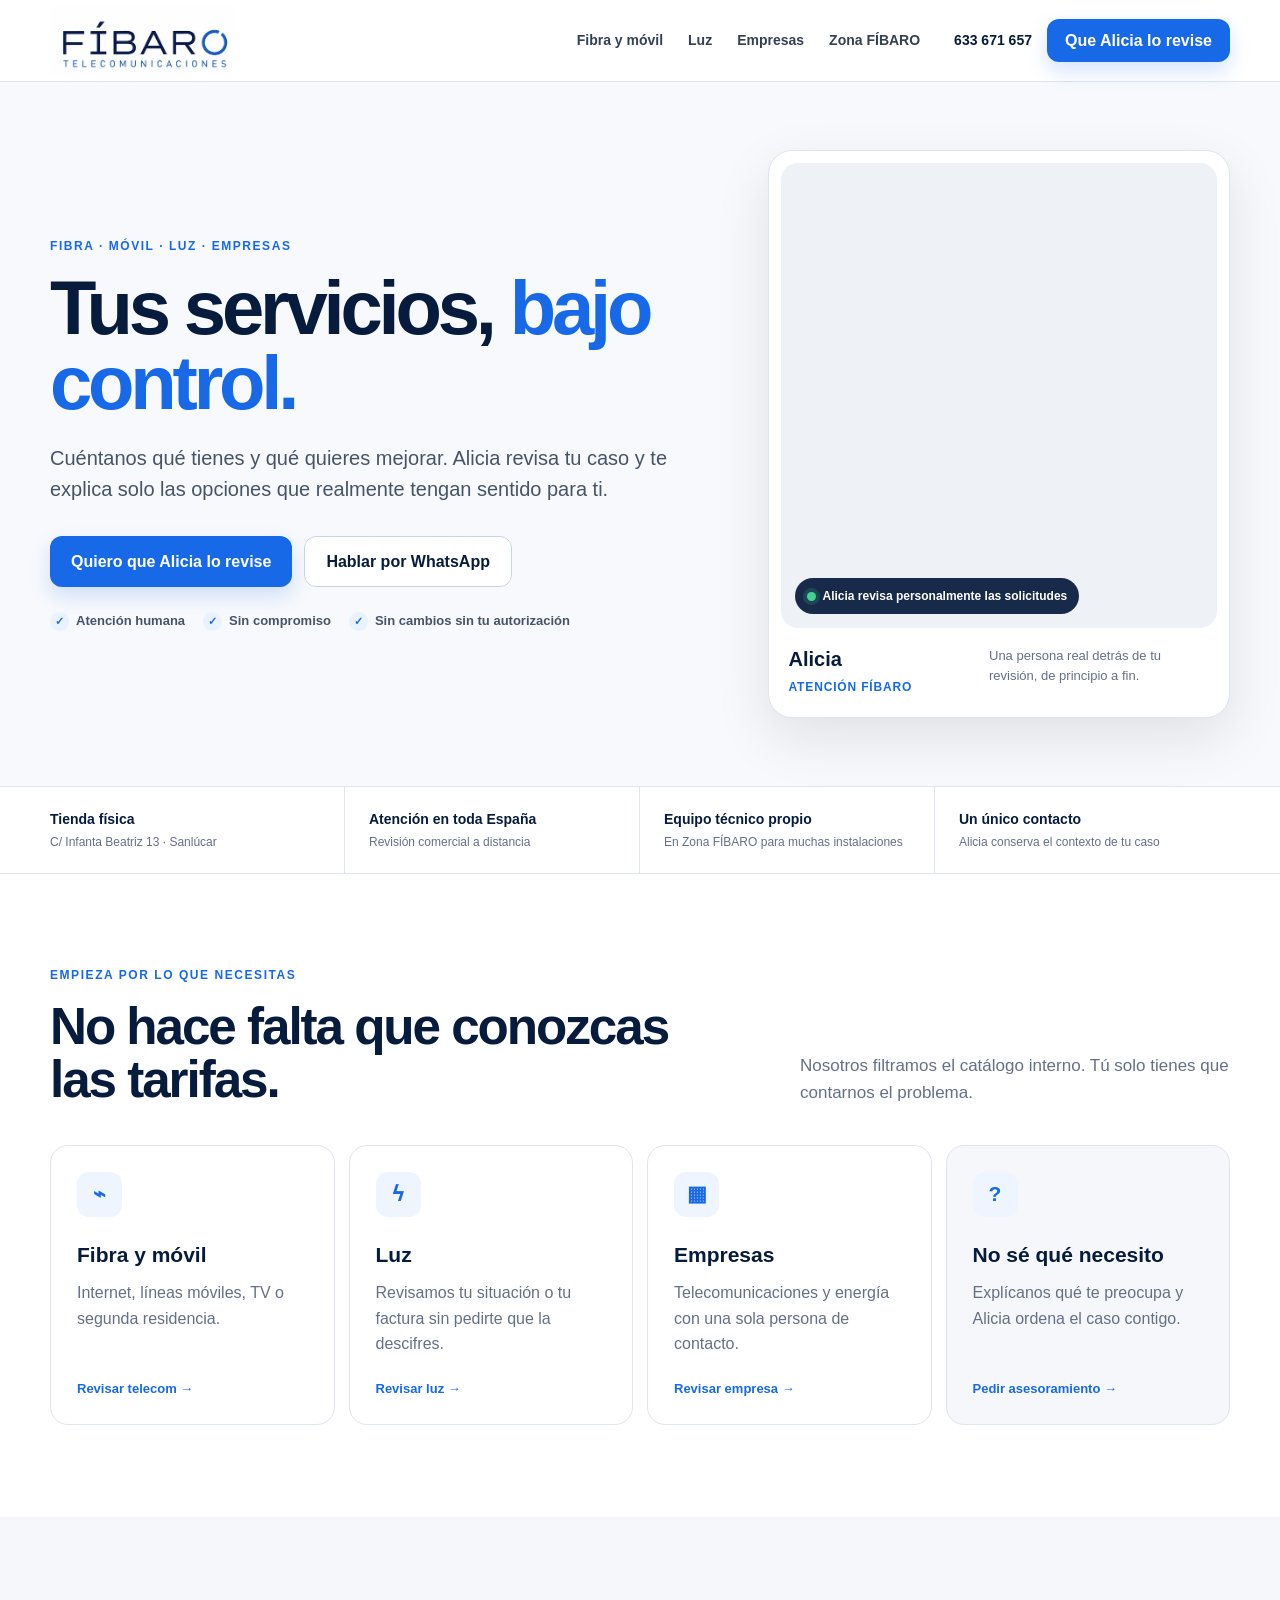
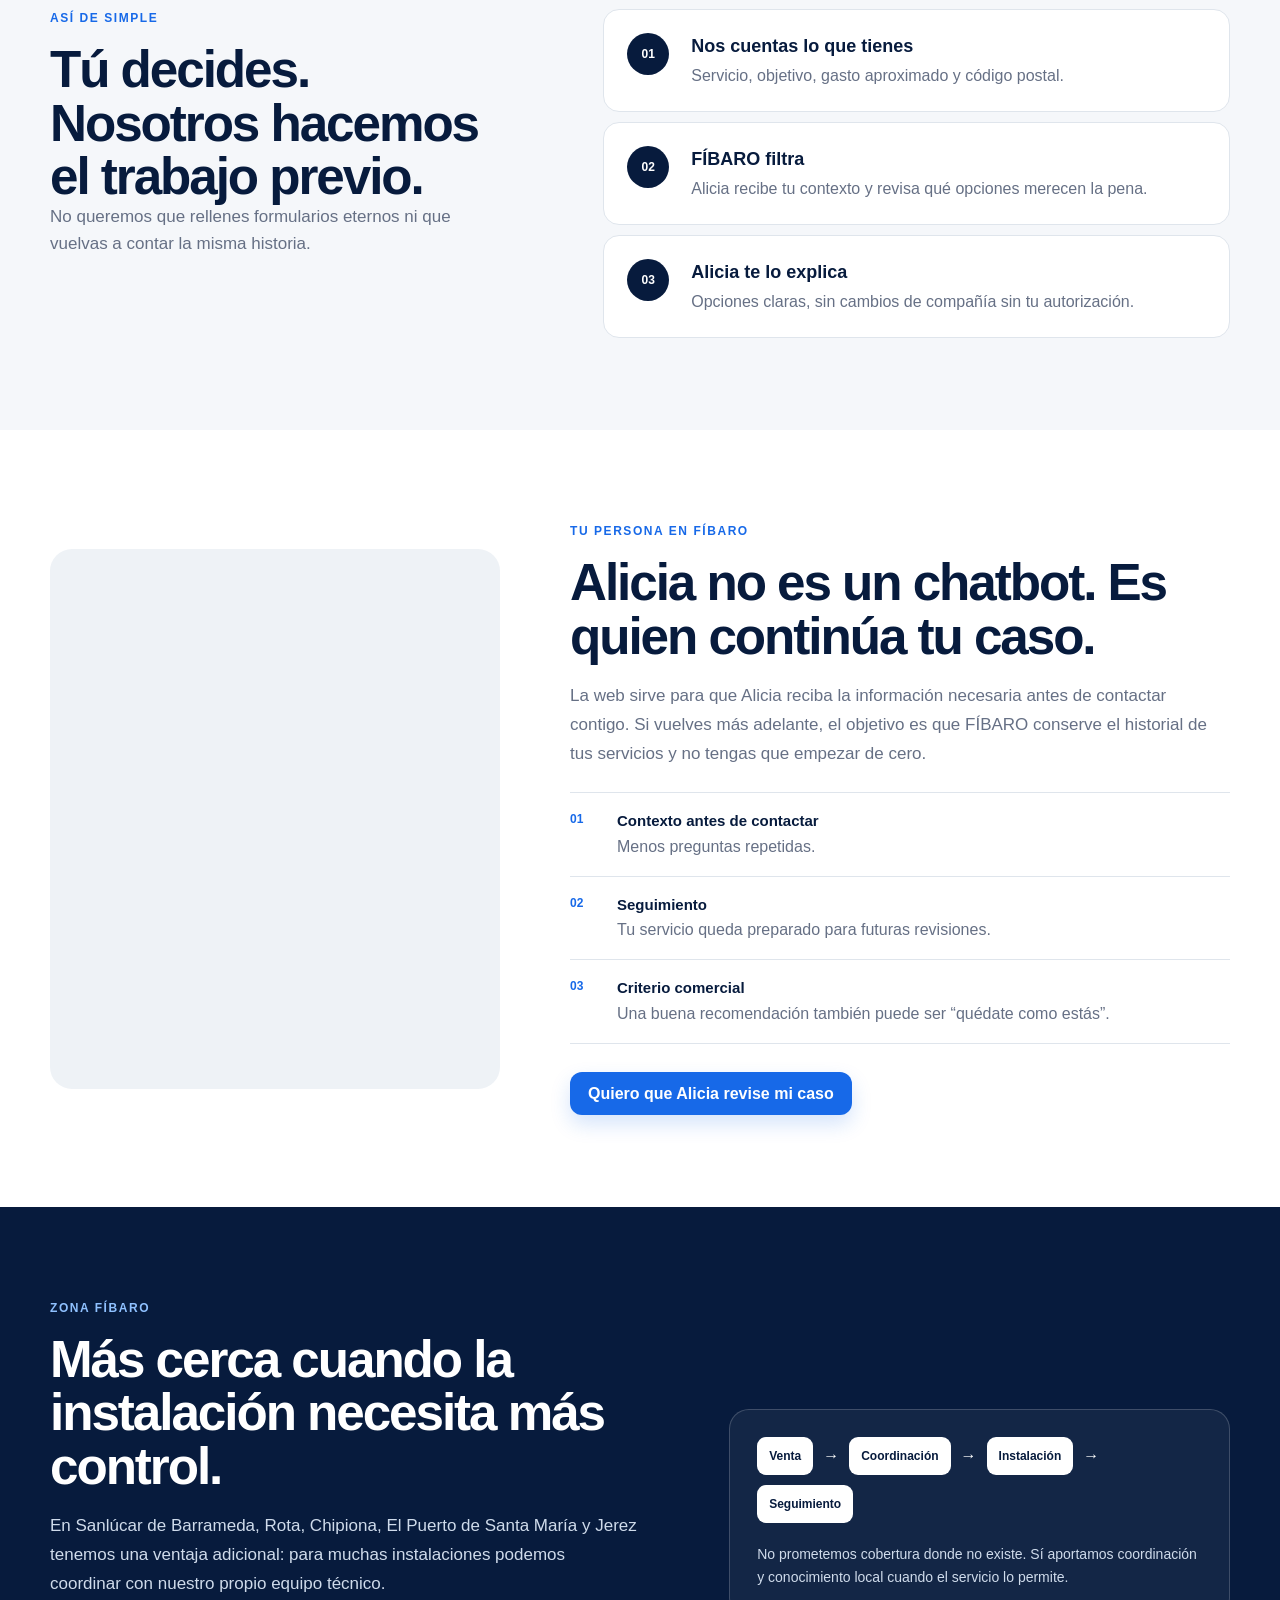
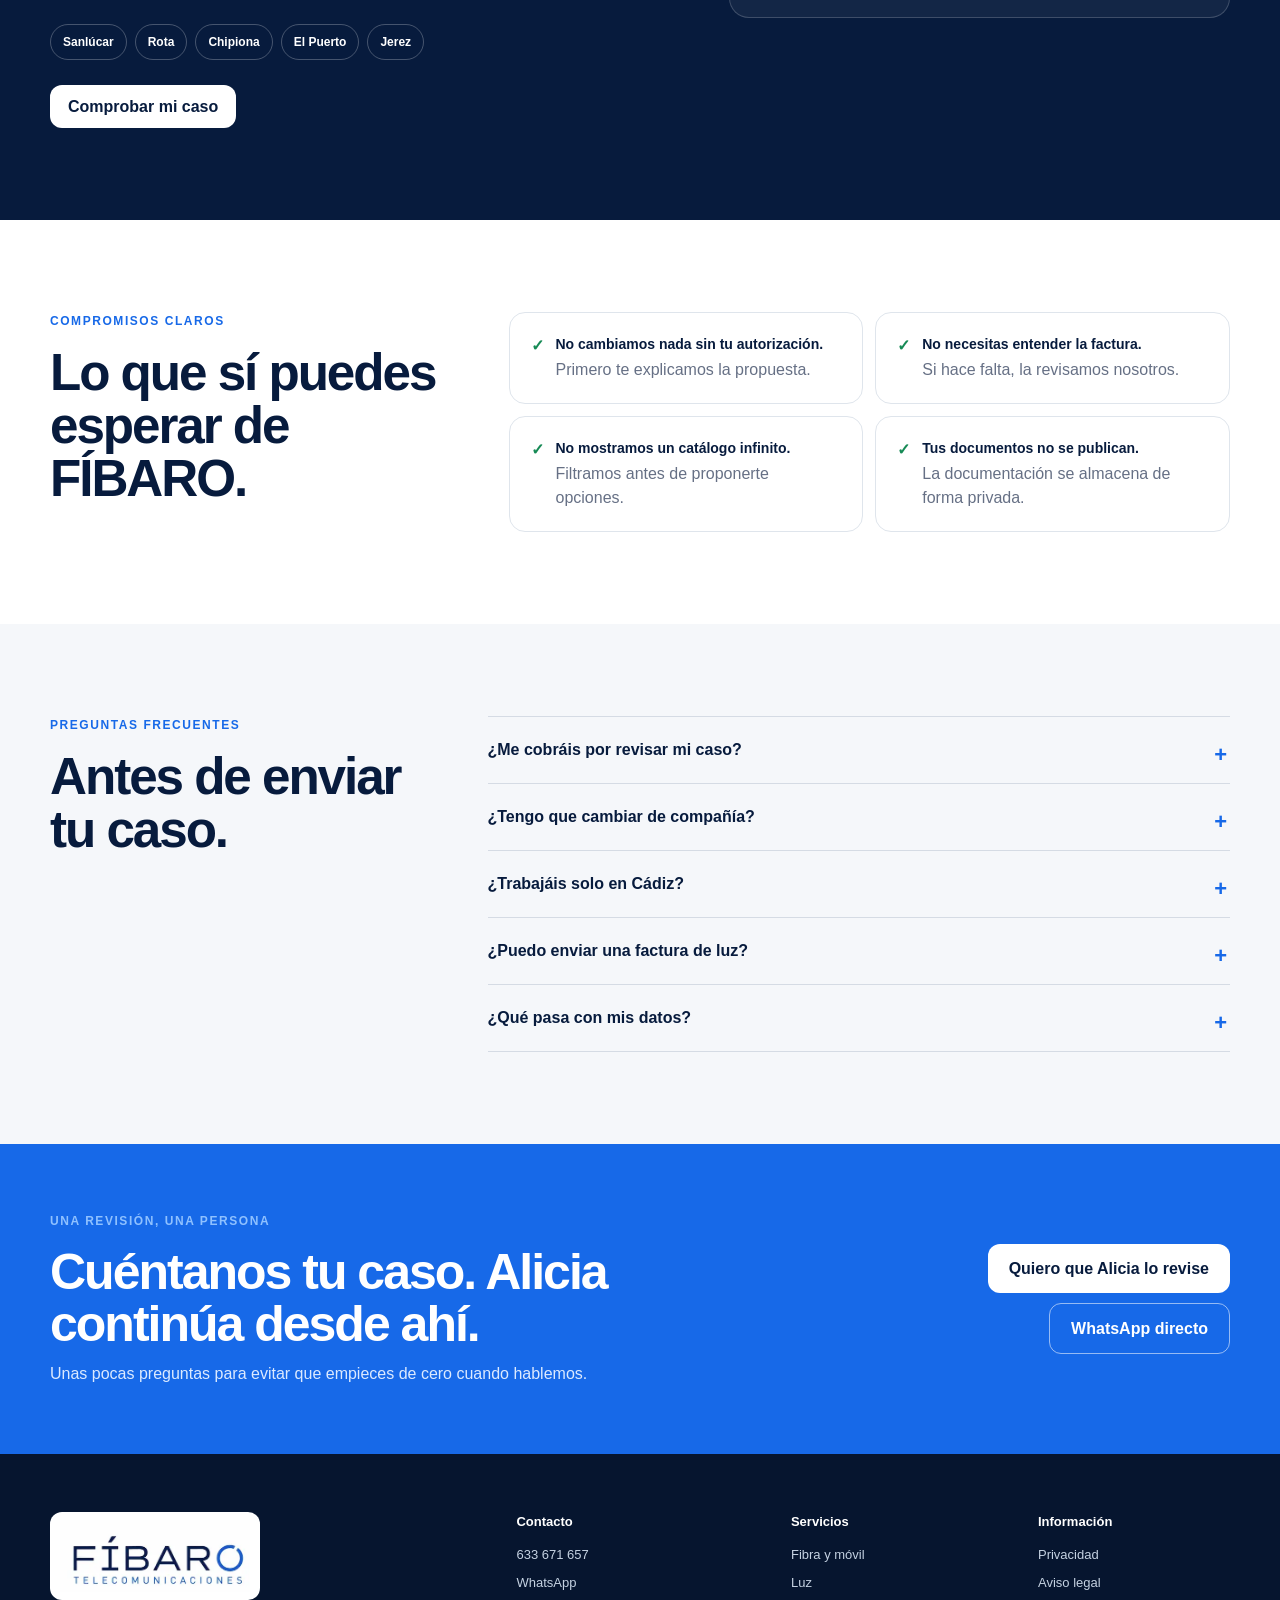
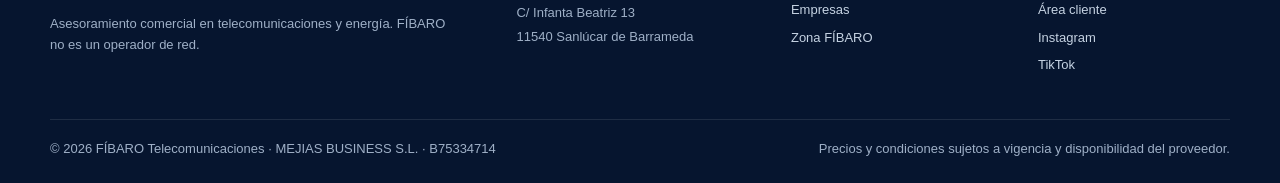
<file: index.html>
<!doctype html>
<html lang="es">
<head>
  <meta charset="utf-8">
  <meta name="viewport" content="width=device-width,initial-scale=1,viewport-fit=cover">
  <meta name="theme-color" content="#ffffff">
  <meta name="description" content="FÍBARO revisa fibra, móvil y luz contigo. Alicia es tu persona de contacto y en Zona FÍBARO contamos además con equipo técnico propio para muchas instalaciones.">
  <meta name="robots" content="index,follow,max-image-preview:large,max-snippet:-1,max-video-preview:-1">
  <meta property="og:locale" content="es_ES">
  <meta property="og:type" content="website">
  <meta property="og:title" content="FÍBARO | Tus servicios, bajo control">
  <meta property="og:description" content="Fibra, móvil, luz y empresas con atención personal. Alicia revisa tu caso y te explica solo las opciones que tengan sentido.">
  <meta property="og:url" content="https://www.fibaroteleco.com/">
  <meta property="og:site_name" content="FÍBARO Telecomunicaciones">
  <meta name="twitter:card" content="summary">
  <meta name="twitter:title" content="FÍBARO | Tus servicios, bajo control">
  <meta name="twitter:description" content="Fibra, móvil, luz y empresas con atención personal de Alicia.">
  <link rel="canonical" href="https://www.fibaroteleco.com/">
  <link rel="icon" href="data:image/svg+xml,%3Csvg xmlns='http://www.w3.org/2000/svg' viewBox='0 0 64 64'%3E%3Crect width='64' height='64' rx='14' fill='%23fff'/%3E%3Ccircle cx='32' cy='32' r='20' fill='none' stroke='%231769e8' stroke-width='8' stroke-dasharray='92 20' transform='rotate(-38 32 32)'/%3E%3C/svg%3E">
  <title>FÍBARO | Fibra, móvil y luz con atención personal</title>
  <link rel="stylesheet" href="/assets/styles.css?v=4">
  <link rel="stylesheet" href="/assets/brand.css?v=4">
  <script type="application/ld+json">
  {"@context":"https://schema.org","@type":"LocalBusiness","name":"FÍBARO Telecomunicaciones","url":"https://www.fibaroteleco.com/","telephone":"+34633671657","address":{"@type":"PostalAddress","streetAddress":"C/ Infanta Beatriz 13","postalCode":"11540","addressLocality":"Sanlúcar de Barrameda","addressRegion":"Cádiz","addressCountry":"ES"},"areaServed":{"@type":"Country","name":"España"},"sameAs":["https://instagram.com/fibaroteleco","https://www.tiktok.com/@fibaroteleco"]}
  </script>
</head>
<body>
<header class="site-header">
  <div class="container header-inner">
    <a class="brand" href="/" aria-label="FÍBARO Telecomunicaciones">
      <img data-fibaro-logo alt="FÍBARO Telecomunicaciones" width="190" height="67">
    </a>
    <nav class="desktop-nav" aria-label="Principal">
      <a href="/telecom">Fibra y móvil</a>
      <a href="/energia">Luz</a>
      <a href="/empresas">Empresas</a>
      <a href="/zona-fibaro">Zona FÍBARO</a>
    </nav>
    <div class="header-actions">
      <a class="phone-link js-call" href="tel:+34633671657">633 671 657</a>
      <button class="btn btn-primary header-cta" type="button" data-open-funnel>Que Alicia lo revise</button>
    </div>
  </div>
</header>

<main>
  <section class="hero">
    <div class="container hero-grid">
      <div class="hero-copy">
        <div class="eyebrow" id="route-eyebrow">Fibra · Móvil · Luz · Empresas</div>
        <h1 id="route-title">Tus servicios, <span>bajo control.</span></h1>
        <p class="hero-lead" id="route-subtitle">Cuéntanos qué tienes y qué quieres mejorar. Alicia revisa tu caso y te explica solo las opciones que realmente tengan sentido para ti.</p>
        <div class="hero-actions">
          <button class="btn btn-primary btn-lg" type="button" id="route-primary" data-open-funnel>Quiero que Alicia lo revise</button>
          <a class="btn btn-secondary btn-lg js-wa-direct" href="#">Hablar por WhatsApp</a>
        </div>
        <div class="trust-row" aria-label="Compromisos FÍBARO">
          <span>Atención humana</span><span>Sin compromiso</span><span>Sin cambios sin tu autorización</span>
        </div>
      </div>

      <aside class="alicia-profile" aria-label="Alicia, atención FÍBARO">
        <div class="photo-frame">
          <img data-alicia-photo alt="Alicia, atención FÍBARO" width="534" height="586" loading="eager" decoding="async" fetchpriority="high">
          <div class="online-pill"><i></i> Alicia revisa personalmente las solicitudes</div>
        </div>
        <div class="profile-caption">
          <div><strong>Alicia</strong><span>Atención FÍBARO</span></div>
          <p>Una persona real detrás de tu revisión, de principio a fin.</p>
        </div>
      </aside>
    </div>
  </section>

  <section class="fact-strip" aria-label="Datos de confianza">
    <div class="container fact-grid">
      <div><strong>Tienda física</strong><span>C/ Infanta Beatriz 13 · Sanlúcar</span></div>
      <div><strong>Atención en toda España</strong><span>Revisión comercial a distancia</span></div>
      <div><strong>Equipo técnico propio</strong><span>En Zona FÍBARO para muchas instalaciones</span></div>
      <div><strong>Un único contacto</strong><span>Alicia conserva el contexto de tu caso</span></div>
    </div>
  </section>

  <section class="section services" id="servicios">
    <div class="container">
      <div class="section-head compact">
        <div><span class="kicker">Empieza por lo que necesitas</span><h2>No hace falta que conozcas las tarifas.</h2></div>
        <p>Nosotros filtramos el catálogo interno. Tú solo tienes que contarnos el problema.</p>
      </div>
      <div class="service-grid">
        <button class="service-card" type="button" data-service="telecom">
          <span class="service-icon" aria-hidden="true">⌁</span><h3>Fibra y móvil</h3><p>Internet, líneas móviles, TV o segunda residencia.</p><b>Revisar telecom →</b>
        </button>
        <button class="service-card" type="button" data-service="luz">
          <span class="service-icon" aria-hidden="true">ϟ</span><h3>Luz</h3><p>Revisamos tu situación o tu factura sin pedirte que la descifres.</p><b>Revisar luz →</b>
        </button>
        <button class="service-card" type="button" data-service="empresa">
          <span class="service-icon" aria-hidden="true">▦</span><h3>Empresas</h3><p>Telecomunicaciones y energía con una sola persona de contacto.</p><b>Revisar empresa →</b>
        </button>
        <button class="service-card quiet" type="button" data-service="ayuda">
          <span class="service-icon" aria-hidden="true">?</span><h3>No sé qué necesito</h3><p>Explícanos qué te preocupa y Alicia ordena el caso contigo.</p><b>Pedir asesoramiento →</b>
        </button>
      </div>
    </div>
  </section>

  <section class="section process-section">
    <div class="container two-column">
      <div class="section-head stacked"><span class="kicker">Así de simple</span><h2>Tú decides. Nosotros hacemos el trabajo previo.</h2><p>No queremos que rellenes formularios eternos ni que vuelvas a contar la misma historia.</p></div>
      <div class="process-list">
        <article><span>01</span><div><h3>Nos cuentas lo que tienes</h3><p>Servicio, objetivo, gasto aproximado y código postal.</p></div></article>
        <article><span>02</span><div><h3>FÍBARO filtra</h3><p>Alicia recibe tu contexto y revisa qué opciones merecen la pena.</p></div></article>
        <article><span>03</span><div><h3>Alicia te lo explica</h3><p>Opciones claras, sin cambios de compañía sin tu autorización.</p></div></article>
      </div>
    </div>
  </section>

  <section class="section alicia-section">
    <div class="container alicia-story">
      <div class="alicia-story-photo"><img data-alicia-photo alt="Alicia, atención comercial FÍBARO" loading="lazy" decoding="async"></div>
      <div class="alicia-story-copy">
        <span class="kicker">Tu persona en FÍBARO</span>
        <h2>Alicia no es un chatbot. Es quien continúa tu caso.</h2>
        <p>La web sirve para que Alicia reciba la información necesaria antes de contactar contigo. Si vuelves más adelante, el objetivo es que FÍBARO conserve el historial de tus servicios y no tengas que empezar de cero.</p>
        <div class="promise-list">
          <div><b>01</b><span><strong>Contexto antes de contactar</strong>Menos preguntas repetidas.</span></div>
          <div><b>02</b><span><strong>Seguimiento</strong>Tu servicio queda preparado para futuras revisiones.</span></div>
          <div><b>03</b><span><strong>Criterio comercial</strong>Una buena recomendación también puede ser “quédate como estás”.</span></div>
        </div>
        <button class="btn btn-primary" type="button" data-open-funnel>Quiero que Alicia revise mi caso</button>
      </div>
    </div>
  </section>

  <section class="section zone-section">
    <div class="container zone-grid">
      <div>
        <span class="kicker light">Zona FÍBARO</span>
        <h2>Más cerca cuando la instalación necesita más control.</h2>
        <p>En Sanlúcar de Barrameda, Rota, Chipiona, El Puerto de Santa María y Jerez tenemos una ventaja adicional: para muchas instalaciones podemos coordinar con nuestro propio equipo técnico.</p>
        <div class="city-list"><span>Sanlúcar</span><span>Rota</span><span>Chipiona</span><span>El Puerto</span><span>Jerez</span></div>
        <button class="btn btn-white" type="button" data-open-funnel>Comprobar mi caso</button>
      </div>
      <div class="zone-proof">
        <div><span>Venta</span><b>→</b><span>Coordinación</span><b>→</b><span>Instalación</span><b>→</b><span>Seguimiento</span></div>
        <p>No prometemos cobertura donde no existe. Sí aportamos coordinación y conocimiento local cuando el servicio lo permite.</p>
      </div>
    </div>
  </section>

  <section class="section reassurance">
    <div class="container reassurance-grid">
      <div class="section-head stacked"><span class="kicker">Compromisos claros</span><h2>Lo que sí puedes esperar de FÍBARO.</h2></div>
      <div class="check-grid">
        <div>✓ <span><strong>No cambiamos nada sin tu autorización.</strong> Primero te explicamos la propuesta.</span></div>
        <div>✓ <span><strong>No necesitas entender la factura.</strong> Si hace falta, la revisamos nosotros.</span></div>
        <div>✓ <span><strong>No mostramos un catálogo infinito.</strong> Filtramos antes de proponerte opciones.</span></div>
        <div>✓ <span><strong>Tus documentos no se publican.</strong> La documentación se almacena de forma privada.</span></div>
      </div>
    </div>
  </section>

  <section class="section faq-section">
    <div class="container faq-grid">
      <div class="section-head stacked"><span class="kicker">Preguntas frecuentes</span><h2>Antes de enviar tu caso.</h2></div>
      <div class="faq-list">
        <details><summary>¿Me cobráis por revisar mi caso?</summary><p>No por la revisión comercial inicial. Si algún servicio adicional tuviera coste, se explicaría antes de contratarlo.</p></details>
        <details><summary>¿Tengo que cambiar de compañía?</summary><p>No. Te mostramos opciones cuando tienen sentido y tú decides. No se realizan cambios sin autorización.</p></details>
        <details><summary>¿Trabajáis solo en Cádiz?</summary><p>No. Atendemos comercialmente en toda España. En Zona FÍBARO tenemos además la ventaja de nuestro equipo técnico propio para muchas instalaciones.</p></details>
        <details><summary>¿Puedo enviar una factura de luz?</summary><p>Sí. En el formulario de luz puedes adjuntarla de forma opcional. Si no la tienes en ese momento, puedes enviarla después por WhatsApp.</p></details>
        <details><summary>¿Qué pasa con mis datos?</summary><p>Se utilizan para atender y hacer seguimiento de tu solicitud. Puedes consultar el detalle en nuestra política de privacidad.</p></details>
      </div>
    </div>
  </section>

  <section class="final-cta">
    <div class="container final-grid">
      <div><span class="kicker light">Una revisión, una persona</span><h2>Cuéntanos tu caso. Alicia continúa desde ahí.</h2><p>Unas pocas preguntas para evitar que empieces de cero cuando hablemos.</p></div>
      <div class="final-actions"><button class="btn btn-white btn-lg" type="button" data-open-funnel>Quiero que Alicia lo revise</button><a class="btn btn-outline-white btn-lg js-wa-direct" href="#">WhatsApp directo</a></div>
    </div>
  </section>
</main>

<footer class="footer">
  <div class="container footer-grid">
    <div class="footer-brand"><span class="footer-logo-box"><img data-fibaro-logo alt="FÍBARO Telecomunicaciones"></span><p>Asesoramiento comercial en telecomunicaciones y energía. FÍBARO no es un operador de red.</p></div>
    <div><strong>Contacto</strong><a href="tel:+34633671657" class="js-call">633 671 657</a><a class="js-wa-direct" href="#">WhatsApp</a><span>C/ Infanta Beatriz 13<br>11540 Sanlúcar de Barrameda</span></div>
    <div><strong>Servicios</strong><a href="/telecom">Fibra y móvil</a><a href="/energia">Luz</a><a href="/empresas">Empresas</a><a href="/zona-fibaro">Zona FÍBARO</a></div>
    <div><strong>Información</strong><a href="/privacidad">Privacidad</a><a href="/aviso-legal">Aviso legal</a><a href="/area-cliente">Área cliente</a><a class="js-instagram" href="#">Instagram</a><a class="js-tiktok" href="#">TikTok</a></div>
  </div>
  <div class="container footer-bottom"><span>© 2026 FÍBARO Telecomunicaciones · MEJIAS BUSINESS S.L. · B75334714</span><span>Precios y condiciones sujetos a vigencia y disponibilidad del proveedor.</span></div>
</footer>

<div class="mobile-bar"><a class="mobile-wa js-wa-direct" href="#">WhatsApp</a><button class="mobile-main" type="button" data-open-funnel>Que Alicia lo revise</button></div>

<div class="modal" id="funnel-modal" aria-hidden="true">
  <div class="modal-backdrop" data-close-funnel></div>
  <section class="funnel" role="dialog" aria-modal="true" aria-labelledby="funnel-title">
    <div class="funnel-top"><div class="funnel-logo"><img data-fibaro-logo alt="FÍBARO"><small id="step-label">Paso 1</small></div><button class="modal-close" type="button" data-close-funnel aria-label="Cerrar">×</button></div>
    <div class="progress"><span id="progress-bar"></span></div>
    <div id="funnel-stage" class="funnel-stage"></div>
    <div class="funnel-foot"><span>Sin compromiso</span><span>·</span><span>Sin cambios sin tu autorización</span></div>
  </section>
</div>

<script src="/config.js?v=4"></script>
<script src="/assets/alicia-data-1.js?v=4"></script>
<script src="/assets/logo-data.js?v=4"></script>
<script src="/assets/brand-init.js?v=4"></script>
<script src="/assets/app.js?v=4" defer></script>
</body>
</html>
</file>
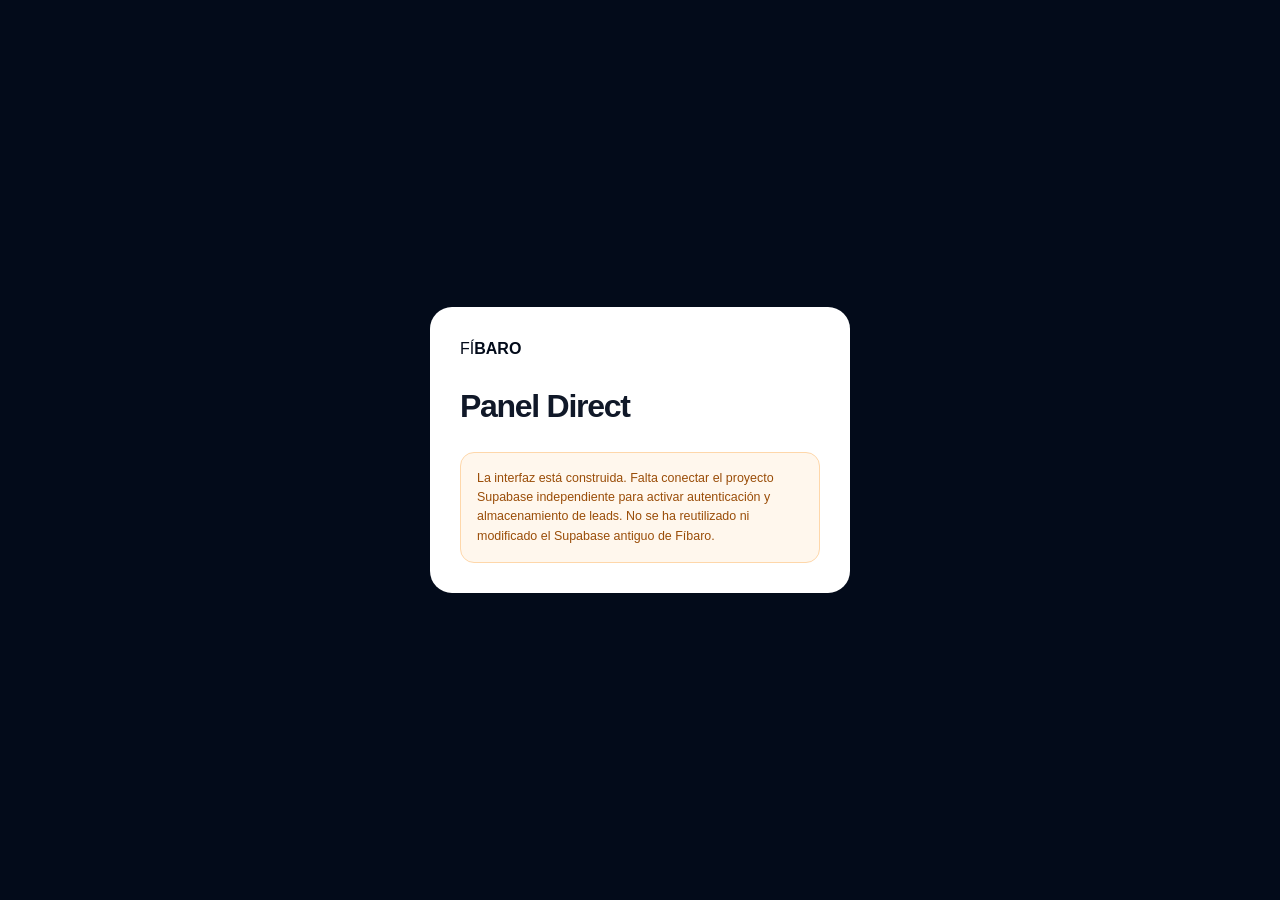
<file: admin/index.html>
<!doctype html><html lang="es"><head><meta charset="utf-8"><meta name="viewport" content="width=device-width,initial-scale=1"><meta name="robots" content="noindex,nofollow"><title>FÍBARO | Panel Direct</title><link rel="stylesheet" href="/assets/styles.css"><link rel="stylesheet" href="/admin/admin.css"></head><body class="admin-body"><div id="admin-app"></div><script src="/config.js"></script><script src="/admin/admin.js"></script></body></html>
</file>
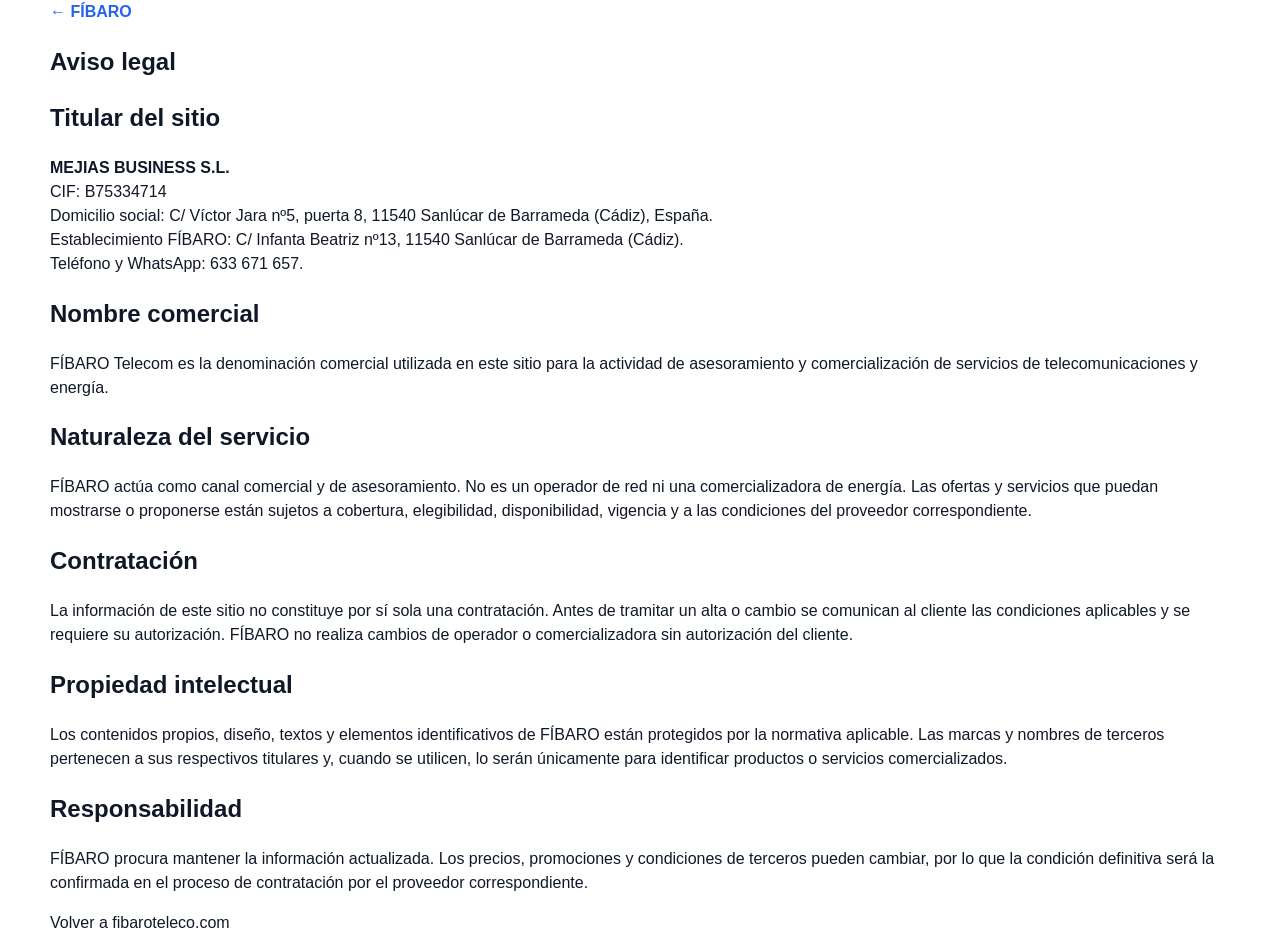
<file: aviso-legal.html>
<!doctype html><html lang="es"><head><meta charset="utf-8"><meta name="viewport" content="width=device-width,initial-scale=1"><meta name="robots" content="index,follow"><link rel="canonical" href="https://www.fibaroteleco.com/aviso-legal"><title>Aviso legal | FÍBARO Telecom</title><link rel="stylesheet" href="/assets/styles.css?v=4"><link rel="stylesheet" href="/assets/brand.css?v=4"></head><body><main class="static-page"><div class="container"><article class="static-card"><a href="/" style="text-decoration:none;font-weight:800;color:#2563EB">← FÍBARO</a><h1>Aviso legal</h1><h2>Titular del sitio</h2><p><strong>MEJIAS BUSINESS S.L.</strong><br>CIF: B75334714<br>Domicilio social: C/ Víctor Jara nº5, puerta 8, 11540 Sanlúcar de Barrameda (Cádiz), España.<br>Establecimiento FÍBARO: C/ Infanta Beatriz nº13, 11540 Sanlúcar de Barrameda (Cádiz).<br>Teléfono y WhatsApp: 633 671 657.</p><h2>Nombre comercial</h2><p>FÍBARO Telecom es la denominación comercial utilizada en este sitio para la actividad de asesoramiento y comercialización de servicios de telecomunicaciones y energía.</p><h2>Naturaleza del servicio</h2><p>FÍBARO actúa como canal comercial y de asesoramiento. No es un operador de red ni una comercializadora de energía. Las ofertas y servicios que puedan mostrarse o proponerse están sujetos a cobertura, elegibilidad, disponibilidad, vigencia y a las condiciones del proveedor correspondiente.</p><h2>Contratación</h2><p>La información de este sitio no constituye por sí sola una contratación. Antes de tramitar un alta o cambio se comunican al cliente las condiciones aplicables y se requiere su autorización. FÍBARO no realiza cambios de operador o comercializadora sin autorización del cliente.</p><h2>Propiedad intelectual</h2><p>Los contenidos propios, diseño, textos y elementos identificativos de FÍBARO están protegidos por la normativa aplicable. Las marcas y nombres de terceros pertenecen a sus respectivos titulares y, cuando se utilicen, lo serán únicamente para identificar productos o servicios comercializados.</p><h2>Responsabilidad</h2><p>FÍBARO procura mantener la información actualizada. Los precios, promociones y condiciones de terceros pueden cambiar, por lo que la condición definitiva será la confirmada en el proceso de contratación por el proveedor correspondiente.</p><p><a href="/">Volver a fibaroteleco.com</a></p></article></div></main></body></html>
</file>
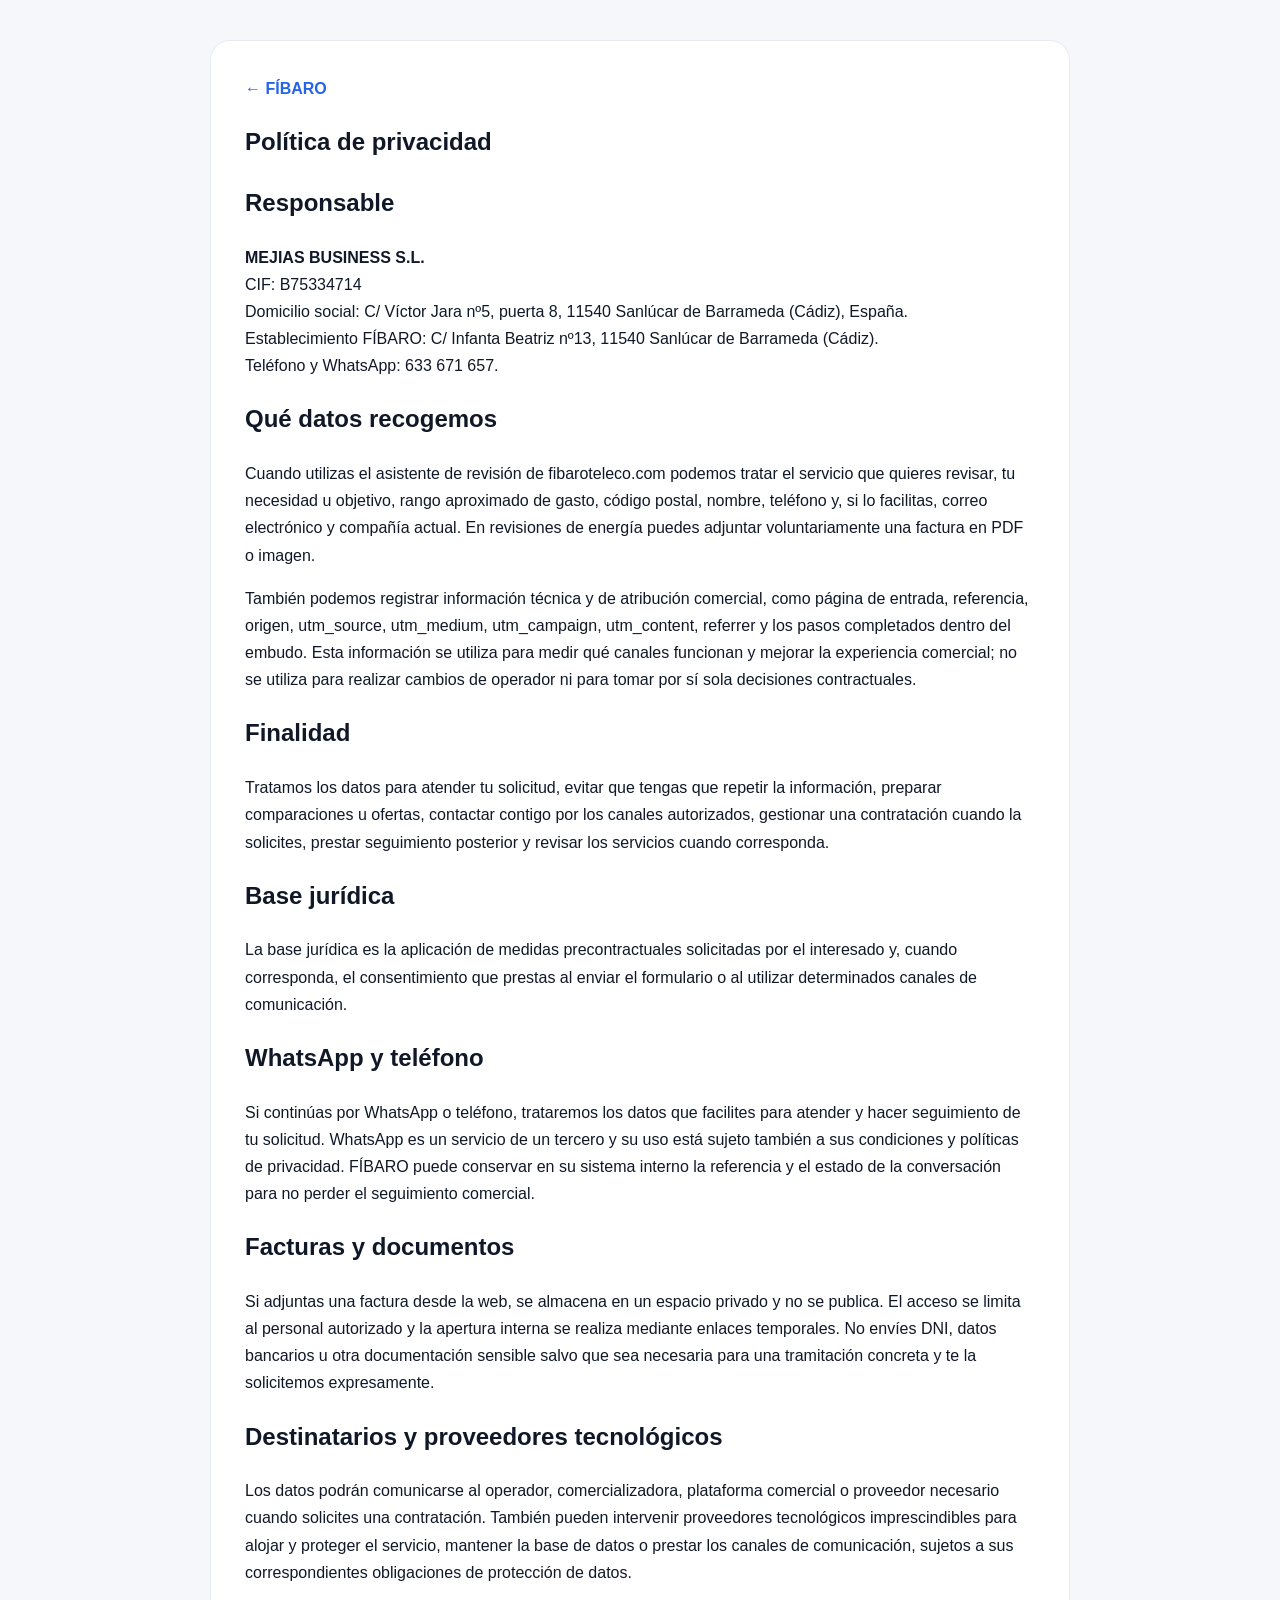
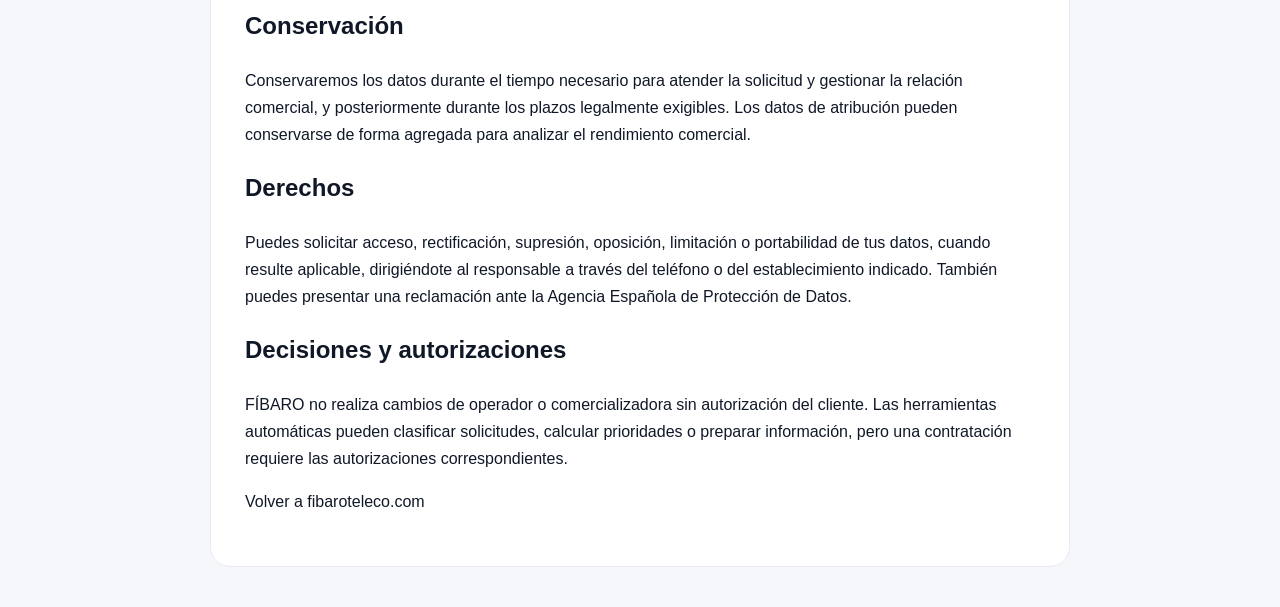
<file: privacidad.html>
<!doctype html><html lang="es"><head><meta charset="utf-8"><meta name="viewport" content="width=device-width,initial-scale=1"><meta name="robots" content="index,follow"><link rel="canonical" href="https://www.fibaroteleco.com/privacidad"><title>Privacidad | FÍBARO Telecom</title><link rel="stylesheet" href="/assets/styles.css?v=4"><link rel="stylesheet" href="/assets/brand.css?v=4"></head><body><main style="min-height:100vh;background:#f5f7fb;padding:40px 0"><div class="container"><article style="max-width:860px;margin:auto;background:#fff;border:1px solid #e7eaf0;border-radius:20px;padding:34px;line-height:1.7"><a href="/" style="text-decoration:none;font-weight:800;color:#2563EB">← FÍBARO</a><h1>Política de privacidad</h1><h2>Responsable</h2><p><strong>MEJIAS BUSINESS S.L.</strong><br>CIF: B75334714<br>Domicilio social: C/ Víctor Jara nº5, puerta 8, 11540 Sanlúcar de Barrameda (Cádiz), España.<br>Establecimiento FÍBARO: C/ Infanta Beatriz nº13, 11540 Sanlúcar de Barrameda (Cádiz).<br>Teléfono y WhatsApp: 633 671 657.</p><h2>Qué datos recogemos</h2><p>Cuando utilizas el asistente de revisión de fibaroteleco.com podemos tratar el servicio que quieres revisar, tu necesidad u objetivo, rango aproximado de gasto, código postal, nombre, teléfono y, si lo facilitas, correo electrónico y compañía actual. En revisiones de energía puedes adjuntar voluntariamente una factura en PDF o imagen.</p><p>También podemos registrar información técnica y de atribución comercial, como página de entrada, referencia, origen, utm_source, utm_medium, utm_campaign, utm_content, referrer y los pasos completados dentro del embudo. Esta información se utiliza para medir qué canales funcionan y mejorar la experiencia comercial; no se utiliza para realizar cambios de operador ni para tomar por sí sola decisiones contractuales.</p><h2>Finalidad</h2><p>Tratamos los datos para atender tu solicitud, evitar que tengas que repetir la información, preparar comparaciones u ofertas, contactar contigo por los canales autorizados, gestionar una contratación cuando la solicites, prestar seguimiento posterior y revisar los servicios cuando corresponda.</p><h2>Base jurídica</h2><p>La base jurídica es la aplicación de medidas precontractuales solicitadas por el interesado y, cuando corresponda, el consentimiento que prestas al enviar el formulario o al utilizar determinados canales de comunicación.</p><h2>WhatsApp y teléfono</h2><p>Si continúas por WhatsApp o teléfono, trataremos los datos que facilites para atender y hacer seguimiento de tu solicitud. WhatsApp es un servicio de un tercero y su uso está sujeto también a sus condiciones y políticas de privacidad. FÍBARO puede conservar en su sistema interno la referencia y el estado de la conversación para no perder el seguimiento comercial.</p><h2>Facturas y documentos</h2><p>Si adjuntas una factura desde la web, se almacena en un espacio privado y no se publica. El acceso se limita al personal autorizado y la apertura interna se realiza mediante enlaces temporales. No envíes DNI, datos bancarios u otra documentación sensible salvo que sea necesaria para una tramitación concreta y te la solicitemos expresamente.</p><h2>Destinatarios y proveedores tecnológicos</h2><p>Los datos podrán comunicarse al operador, comercializadora, plataforma comercial o proveedor necesario cuando solicites una contratación. También pueden intervenir proveedores tecnológicos imprescindibles para alojar y proteger el servicio, mantener la base de datos o prestar los canales de comunicación, sujetos a sus correspondientes obligaciones de protección de datos.</p><h2>Conservación</h2><p>Conservaremos los datos durante el tiempo necesario para atender la solicitud y gestionar la relación comercial, y posteriormente durante los plazos legalmente exigibles. Los datos de atribución pueden conservarse de forma agregada para analizar el rendimiento comercial.</p><h2>Derechos</h2><p>Puedes solicitar acceso, rectificación, supresión, oposición, limitación o portabilidad de tus datos, cuando resulte aplicable, dirigiéndote al responsable a través del teléfono o del establecimiento indicado. También puedes presentar una reclamación ante la Agencia Española de Protección de Datos.</p><h2>Decisiones y autorizaciones</h2><p>FÍBARO no realiza cambios de operador o comercializadora sin autorización del cliente. Las herramientas automáticas pueden clasificar solicitudes, calcular prioridades o preparar información, pero una contratación requiere las autorizaciones correspondientes.</p><p><a href="/">Volver a fibaroteleco.com</a></p></article></div></main></body></html>
</file>
<file: assets/styles.css>
:root{--navy:#071b3d;--navy2:#0d2d5f;--blue:#1769e8;--blue2:#0e57cf;--ink:#101828;--muted:#5f6c7b;--line:#dfe5ec;--soft:#f5f7fa;--soft-blue:#eef5ff;--white:#fff;--green:#168a55;--radius:18px;--shadow:0 20px 55px rgba(16,24,40,.1)}
*{box-sizing:border-box}html{scroll-behavior:smooth}body{margin:0;background:#fff;color:var(--ink);font-family:Inter,ui-sans-serif,-apple-system,BlinkMacSystemFont,"Segoe UI",Roboto,Arial,sans-serif;font-size:16px;line-height:1.5;-webkit-font-smoothing:antialiased}button,input{font:inherit}button{cursor:pointer}a{color:inherit;text-decoration:none}.container{width:min(1180px,calc(100% - 40px));margin:auto}.site-header{height:82px;background:rgba(255,255,255,.98);border-bottom:1px solid var(--line);position:sticky;top:0;z-index:50}.header-inner{height:100%;display:flex;align-items:center;gap:34px}.brand{display:flex;align-items:center;min-width:188px}.brand img{width:184px;height:auto;display:block}.desktop-nav{display:flex;gap:25px;align-items:center;margin-left:auto}.desktop-nav a{font-size:14px;font-weight:700;color:#344054}.desktop-nav a:hover{color:var(--blue)}.header-actions{display:flex;align-items:center;gap:15px}.phone-link{font-size:14px;font-weight:800;color:var(--navy)}.btn{border:0;border-radius:12px;padding:12px 18px;font-weight:800;display:inline-flex;align-items:center;justify-content:center;gap:8px;transition:.2s ease;line-height:1.2}.btn:hover{transform:translateY(-1px)}.btn:disabled{opacity:.55;cursor:not-allowed;transform:none}.btn-primary{background:var(--blue);color:#fff;box-shadow:0 9px 20px rgba(23,105,232,.18)}.btn-primary:hover{background:var(--blue2)}.btn-secondary{background:#fff;color:var(--navy);border:1px solid #cbd5e1}.btn-white{background:#fff;color:var(--navy)}.btn-outline-white{background:transparent;color:#fff;border:1px solid rgba(255,255,255,.55)}.btn-lg{padding:15px 21px;font-size:16px}.hero{background:#f7f9fc;border-bottom:1px solid var(--line);overflow:hidden}.hero-grid{min-height:625px;display:grid;grid-template-columns:minmax(0,1.05fr) minmax(360px,.75fr);gap:70px;align-items:center;padding:68px 0}.hero-copy{max-width:690px}.eyebrow,.kicker{display:block;color:var(--blue);font-size:12px;font-weight:900;letter-spacing:.13em;text-transform:uppercase;margin-bottom:16px}.hero h1{font-size:clamp(48px,6vw,76px);letter-spacing:-.055em;line-height:.98;margin:0 0 23px;color:var(--navy);max-width:760px}.hero h1 span{color:var(--blue)}.hero-lead{font-size:20px;line-height:1.55;color:#475467;max-width:650px;margin:0}.hero-actions{display:flex;gap:12px;flex-wrap:wrap;margin-top:31px}.trust-row{display:flex;gap:18px;flex-wrap:wrap;margin-top:24px;color:#475467;font-size:13px;font-weight:700}.trust-row span{display:flex;align-items:center;gap:7px}.trust-row span:before{content:"✓";display:grid;place-items:center;width:19px;height:19px;border-radius:50%;background:#e9f2ff;color:var(--blue);font-size:11px;font-weight:900}.alicia-profile{background:#fff;border:1px solid var(--line);border-radius:24px;padding:12px;box-shadow:var(--shadow);max-width:470px;justify-self:end}.photo-frame{height:465px;border-radius:17px;overflow:hidden;background:#eef2f6;position:relative}.photo-frame img{width:100%;height:100%;object-fit:cover;object-position:50% 18%;display:block}.online-pill{position:absolute;left:14px;bottom:14px;background:rgba(7,27,61,.93);color:#fff;border-radius:999px;padding:9px 12px;font-size:12px;font-weight:800;display:flex;align-items:center;gap:7px}.online-pill i{width:9px;height:9px;border-radius:50%;background:#42d392;box-shadow:0 0 0 4px rgba(66,211,146,.17)}.profile-caption{display:flex;align-items:flex-start;gap:20px;justify-content:space-between;padding:16px 8px 7px}.profile-caption strong{display:block;font-size:20px;color:var(--navy)}.profile-caption span{font-size:12px;font-weight:800;color:var(--blue);text-transform:uppercase;letter-spacing:.07em}.profile-caption p{font-size:13px;color:#667085;margin:2px 0 0;max-width:220px}.fact-strip{border-bottom:1px solid var(--line);background:#fff}.fact-grid{display:grid;grid-template-columns:repeat(4,1fr)}.fact-grid>div{padding:22px 24px;border-right:1px solid var(--line)}.fact-grid>div:first-child{padding-left:0}.fact-grid>div:last-child{border-right:0}.fact-grid strong{display:block;font-size:14px;color:var(--navy);margin-bottom:3px}.fact-grid span{display:block;font-size:12px;color:#667085}.section{padding:92px 0}.section-head{display:flex;align-items:end;justify-content:space-between;gap:60px;margin-bottom:38px}.section-head.compact h2{max-width:660px}.section-head.stacked{display:block;margin:0}.section-head h2{font-size:clamp(34px,4vw,52px);line-height:1.04;letter-spacing:-.04em;color:var(--navy);margin:0}.section-head p{max-width:430px;margin:0;color:#667085;font-size:17px;line-height:1.6}.service-grid{display:grid;grid-template-columns:repeat(4,1fr);gap:14px}.service-card{text-align:left;border:1px solid var(--line);background:#fff;border-radius:18px;padding:26px;min-height:255px;display:flex;flex-direction:column;color:inherit;transition:.2s ease}.service-card:hover{border-color:#aac9f7;box-shadow:0 16px 34px rgba(16,24,40,.08);transform:translateY(-3px)}.service-card.quiet{background:var(--soft)}.service-icon{display:grid;place-items:center;width:45px;height:45px;border-radius:12px;background:var(--soft-blue);color:var(--blue);font-weight:900;font-size:21px;margin-bottom:22px}.service-card h3{margin:0 0 10px;font-size:21px;color:var(--navy)}.service-card p{margin:0;color:#667085;line-height:1.6}.service-card b{margin-top:auto;padding-top:22px;color:var(--blue);font-size:13px}.process-section{background:var(--soft)}.two-column{display:grid;grid-template-columns:.85fr 1.15fr;gap:90px;align-items:start}.process-list{display:grid;gap:10px}.process-list article{background:#fff;border:1px solid var(--line);border-radius:16px;padding:23px;display:grid;grid-template-columns:52px 1fr;gap:12px}.process-list article>span{width:42px;height:42px;border-radius:50%;background:var(--navy);color:#fff;display:grid;place-items:center;font-size:12px;font-weight:900}.process-list h3{margin:0 0 4px;color:var(--navy);font-size:18px}.process-list p{margin:0;color:#667085}.alicia-story{display:grid;grid-template-columns:.75fr 1.1fr;gap:70px;align-items:center}.alicia-story-photo{height:540px;border-radius:22px;overflow:hidden;background:#f0f2f5}.alicia-story-photo img{width:100%;height:100%;object-fit:cover;object-position:center 17%}.alicia-story-copy h2{font-size:clamp(36px,4vw,54px);line-height:1.05;letter-spacing:-.04em;color:var(--navy);margin:0 0 18px}.alicia-story-copy>p{color:#667085;font-size:17px;line-height:1.7;margin:0 0 24px}.promise-list{border-top:1px solid var(--line);margin-bottom:28px}.promise-list>div{display:grid;grid-template-columns:34px 1fr;gap:13px;border-bottom:1px solid var(--line);padding:17px 0}.promise-list b{color:var(--blue);font-size:12px}.promise-list span{color:#667085}.promise-list strong{display:block;color:var(--navy);font-size:15px;margin-bottom:2px}.zone-section{background:var(--navy);color:#fff}.zone-grid{display:grid;grid-template-columns:1fr .85fr;gap:90px;align-items:center}.kicker.light{color:#8fc1ff}.zone-grid h2{font-size:clamp(38px,4vw,55px);line-height:1.04;letter-spacing:-.04em;margin:0 0 19px}.zone-grid p{color:#cfdbeb;font-size:17px;line-height:1.7}.city-list{display:flex;gap:8px;flex-wrap:wrap;margin:25px 0}.city-list span{border:1px solid rgba(255,255,255,.25);border-radius:999px;padding:8px 12px;font-size:12px;font-weight:800}.zone-proof{border:1px solid rgba(255,255,255,.18);border-radius:20px;padding:27px;background:rgba(255,255,255,.05)}.zone-proof>div{display:flex;align-items:center;gap:10px;flex-wrap:wrap;font-weight:800}.zone-proof>div span{background:#fff;color:var(--navy);border-radius:9px;padding:10px 12px;font-size:12px}.zone-proof p{font-size:14px;margin:20px 0 0}.reassurance{background:#fff}.reassurance-grid{display:grid;grid-template-columns:.7fr 1.3fr;gap:70px}.check-grid{display:grid;grid-template-columns:1fr 1fr;gap:12px}.check-grid>div{border:1px solid var(--line);border-radius:16px;padding:21px;color:var(--green);display:flex;gap:12px;font-weight:900}.check-grid span{color:#667085;font-weight:400}.check-grid strong{display:block;color:var(--navy);font-size:14px;margin-bottom:3px}.faq-section{background:var(--soft)}.faq-grid{display:grid;grid-template-columns:.65fr 1.35fr;gap:80px}.faq-list{border-top:1px solid #d5dbe4}.faq-list details{border-bottom:1px solid #d5dbe4;padding:0}.faq-list summary{list-style:none;cursor:pointer;padding:21px 36px 21px 0;font-weight:800;color:var(--navy);position:relative}.faq-list summary::-webkit-details-marker{display:none}.faq-list summary:after{content:"+";position:absolute;right:3px;font-size:22px;color:var(--blue)}.faq-list details[open] summary:after{content:"–"}.faq-list p{margin:-5px 0 22px;color:#667085;line-height:1.65;max-width:780px}.final-cta{background:var(--blue);color:#fff;padding:68px 0}.final-grid{display:flex;justify-content:space-between;align-items:center;gap:60px}.final-grid h2{font-size:clamp(34px,4vw,50px);line-height:1.04;margin:0 0 12px;letter-spacing:-.04em}.final-grid p{margin:0;color:#dceaff}.final-actions{display:flex;gap:10px;flex-wrap:wrap;justify-content:flex-end;min-width:390px}.footer{background:#06152f;color:#fff;padding:58px 0 24px}.footer-grid{display:grid;grid-template-columns:1.5fr .8fr .7fr .7fr;gap:55px}.footer-brand img{width:190px;height:auto;opacity:.98}.footer p,.footer span{color:#9fb0c7;font-size:13px;line-height:1.65}.footer strong{display:block;font-size:13px;margin-bottom:14px}.footer a{display:block;color:#c5d2e2;font-size:13px;margin:8px 0}.footer a:hover{color:#fff}.footer-bottom{border-top:1px solid rgba(255,255,255,.1);margin-top:36px;padding-top:18px;display:flex;justify-content:space-between;gap:25px}.mobile-bar{display:none}.modal{position:fixed;inset:0;z-index:100;visibility:hidden;opacity:0;transition:.2s}.modal.open{visibility:visible;opacity:1}.modal-backdrop{position:absolute;inset:0;background:rgba(5,17,38,.64);backdrop-filter:blur(5px)}.funnel{position:absolute;right:0;top:0;height:100%;width:min(580px,100%);background:#fff;display:flex;flex-direction:column;box-shadow:-25px 0 60px rgba(0,0,0,.15);transform:translateX(100%);transition:.28s ease}.modal.open .funnel{transform:translateX(0)}.funnel-top{height:82px;padding:13px 22px;display:flex;justify-content:space-between;align-items:center;border-bottom:1px solid var(--line)}.funnel-logo img{width:118px;height:auto;display:block}.funnel-logo small{display:block;color:#98a2b3;font-size:11px;margin-top:2px}.modal-close{border:0;background:#f2f4f7;width:38px;height:38px;border-radius:50%;font-size:25px;color:#344054}.progress{height:4px;background:#edf0f4}.progress span{display:block;height:100%;width:14%;background:var(--blue);transition:.2s}.funnel-stage{padding:34px 25px 24px;overflow:auto;flex:1}.funnel-question .tiny{font-size:11px;font-weight:900;color:var(--blue);letter-spacing:.1em;text-transform:uppercase}.funnel-question h2{font-size:31px;line-height:1.08;letter-spacing:-.035em;color:var(--navy);margin:9px 0 10px}.funnel-question>p{color:#667085;margin:0 0 22px}.choice-grid{display:grid;grid-template-columns:1fr 1fr;gap:10px}.choice{border:1px solid var(--line);background:#fff;border-radius:13px;padding:17px;text-align:left;font-weight:800;color:var(--ink);min-height:79px}.choice:hover,.choice.selected{border-color:#86b3f6;background:#f7faff}.choice small{display:block;font-weight:400;color:#667085;margin-top:3px}.field{margin:15px 0}.field label{display:block;font-size:12px;font-weight:800;margin-bottom:6px;color:#344054}.field input{width:100%;height:50px;border:1px solid #cfd6df;border-radius:11px;padding:0 13px;outline:none;background:#fff}.field input:focus{border-color:#6d9ef0;box-shadow:0 0 0 3px #eaf2ff}.field small{display:block;color:#667085;font-size:11px;margin-top:5px}.consent{display:flex;align-items:flex-start;gap:9px;margin:18px 0;font-size:11px;color:#667085}.consent input{margin-top:3px}.consent a{text-decoration:underline;color:var(--blue)}.hp{position:absolute;left:-10000px;width:1px;height:1px;overflow:hidden}.funnel-actions{display:flex;justify-content:space-between;align-items:center;gap:12px;margin-top:23px}.funnel-back{background:#f2f4f7;color:#475467}.funnel-foot{border-top:1px solid var(--line);padding:14px 24px;color:#98a2b3;font-size:10px;display:flex;gap:8px}.zone-good,.form-error{border-radius:11px;padding:12px 13px;font-size:12px;margin-top:12px}.zone-good{background:#edf9f3;color:#17653f}.form-error{background:#fff2f0;color:#a82c1f;border:1px solid #ffd4cf}.value-card{background:var(--soft-blue);border:1px solid #dbe9ff;border-radius:14px;padding:17px;margin:18px 0}.value-card strong{color:var(--navy)}.value-card p{color:#667085;margin:5px 0 0;font-size:13px}.result-box{border:1px solid var(--line);border-radius:14px;overflow:hidden}.result-box>div{display:flex;justify-content:space-between;gap:15px;padding:12px 14px;border-bottom:1px solid var(--line)}.result-box>div:last-child{border-bottom:0}.result-box span{color:#667085;font-size:12px}.result-box b{font-size:12px;color:var(--navy);text-align:right}.privacy-note{font-size:10px;color:#98a2b3}.success-card{text-align:center;padding-top:20px}.success-mark{width:62px;height:62px;border-radius:50%;display:grid;place-items:center;background:#e9f8f0;color:#11824b;font-size:30px;font-weight:900;margin:0 auto 16px}.success-card h2{font-size:31px;color:var(--navy);margin:8px 0}.success-card p{color:#667085}.ref{background:var(--soft);border-radius:12px;padding:14px;font-size:18px;font-weight:900;letter-spacing:.06em;color:var(--navy);margin:17px 0}.full{width:100%}.fallback-wa{display:block;margin-top:10px;text-align:center;color:var(--blue);font-size:12px;font-weight:800}
@media(max-width:1050px){.desktop-nav{display:none}.hero-grid{grid-template-columns:1fr 390px;gap:35px}.service-grid{grid-template-columns:1fr 1fr}.fact-grid{grid-template-columns:1fr 1fr}.fact-grid>div{border-bottom:1px solid var(--line)}.two-column,.alicia-story,.zone-grid,.reassurance-grid,.faq-grid{gap:45px}.footer-grid{grid-template-columns:1.4fr 1fr 1fr}}
@media(max-width:780px){body{padding-bottom:66px}.container{width:min(100% - 28px,1180px)}.site-header{height:68px}.header-inner{gap:10px}.brand{min-width:0}.brand img{width:145px}.header-actions{margin-left:auto}.phone-link,.header-cta{display:none}.hero-grid{display:flex;flex-direction:column;padding:44px 0 35px;gap:30px;min-height:0}.hero-copy{order:1}.alicia-profile{order:2;max-width:none;width:100%;padding:10px}.photo-frame{height:min(108vw,520px)}.hero h1{font-size:48px}.hero-lead{font-size:17px}.hero-actions .btn{width:100%}.trust-row{gap:10px 15px}.fact-grid{grid-template-columns:1fr}.fact-grid>div,.fact-grid>div:first-child{padding:17px 0;border-right:0}.service-grid{grid-template-columns:1fr}.section{padding:65px 0}.section-head{display:block;margin-bottom:28px}.section-head p{margin-top:15px}.two-column,.alicia-story,.zone-grid,.reassurance-grid,.faq-grid{grid-template-columns:1fr;gap:32px}.process-list article{grid-template-columns:45px 1fr}.alicia-story-photo{height:min(125vw,600px);order:2}.alicia-story-copy{order:1}.check-grid{grid-template-columns:1fr}.zone-proof>div b{display:none}.zone-proof>div{display:grid;grid-template-columns:1fr 1fr}.final-grid{display:block}.final-actions{min-width:0;justify-content:flex-start;margin-top:25px}.final-actions .btn{width:100%}.footer-grid{grid-template-columns:1fr 1fr;gap:35px}.footer-brand{grid-column:1/-1}.footer-bottom{display:block}.footer-bottom span{display:block;margin:7px 0}.mobile-bar{position:fixed;left:0;right:0;bottom:0;height:66px;background:#fff;border-top:1px solid var(--line);z-index:80;padding:8px 10px;display:grid;grid-template-columns:.82fr 1.18fr;gap:8px}.mobile-bar a,.mobile-bar button{display:grid;place-items:center;border-radius:10px;font-weight:850;font-size:13px}.mobile-wa{border:1px solid #cbd5e1;color:var(--navy)}.mobile-main{border:0;background:var(--blue);color:#fff}.funnel{width:100%}.funnel-stage{padding:28px 17px 18px}.choice-grid{grid-template-columns:1fr}.funnel-question h2{font-size:27px}.funnel-top{height:68px}.funnel-actions{position:sticky;bottom:0;background:#fff;padding-top:12px}.profile-caption{display:block}.profile-caption p{max-width:none;margin-top:8px}}
@media(max-width:440px){.hero h1{font-size:42px}.footer-grid{grid-template-columns:1fr}.footer-brand{grid-column:auto}.photo-frame{height:112vw}.funnel-question h2{font-size:25px}}
</file>
<file: assets/brand.css>
[data-fibaro-logo],[data-alicia-photo]{opacity:0;transition:opacity .18s ease}.asset-ready{opacity:1!important}.brand img{background:#fff}.footer-logo-box{display:inline-flex;background:#fff;border-radius:12px;padding:8px 10px}.footer-logo-box img{display:block;width:190px;height:auto}.funnel-logo img{min-height:42px;object-fit:contain}.photo-frame img,.alicia-story-photo img{background:#eef2f6}.form-error{display:grid;gap:8px}.fallback-wa{display:inline-flex;width:max-content;font-weight:800;color:#0e57cf;text-decoration:underline}.service-card:focus-visible,.btn:focus-visible,.desktop-nav a:focus-visible,.faq-list summary:focus-visible,.mobile-bar a:focus-visible,.mobile-bar button:focus-visible{outline:3px solid rgba(23,105,232,.35);outline-offset:3px}@media (prefers-reduced-motion:reduce){*,*:before,*:after{scroll-behavior:auto!important;transition:none!important;animation:none!important}}
</file>
<file: admin/admin.css>
.admin-body{background:#F1F5FB;min-height:100vh}.admin-shell{display:grid;grid-template-columns:230px 1fr;min-height:100vh}.admin-side{background:#030B1A;color:#fff;padding:24px 18px}.admin-side .wordmark{margin-bottom:34px}.admin-side nav{display:grid;gap:7px}.admin-side button{width:100%;text-align:left;padding:11px 13px;border-radius:10px;background:transparent;color:rgba(255,255,255,.55);cursor:pointer;font-weight:700;font-size:.8rem}.admin-side button.active,.admin-side button:hover{background:rgba(255,255,255,.08);color:#fff}.admin-main{padding:32px}.admin-head{display:flex;justify-content:space-between;align-items:center;margin-bottom:24px}.admin-head h1{font-size:2rem;letter-spacing:-.04em;margin:0}.admin-head p{color:#6B7A90;font-size:.8rem;margin:5px 0 0}.metric-grid{display:grid;grid-template-columns:repeat(4,1fr);gap:12px;margin-bottom:22px}.metric{background:#fff;border:1px solid rgba(3,11,26,.08);border-radius:16px;padding:17px}.metric small{color:#8491A4;font-size:.66rem;font-weight:800;text-transform:uppercase;letter-spacing:.08em}.metric strong{display:block;font-size:1.65rem;margin-top:7px}.admin-card{background:#fff;border:1px solid rgba(3,11,26,.08);border-radius:18px;overflow:hidden}.admin-toolbar{padding:14px;display:flex;gap:9px;border-bottom:1px solid rgba(3,11,26,.08)}.admin-toolbar input,.admin-toolbar select,.lead-status{height:39px;border:1px solid #D9E2ED;border-radius:9px;padding:0 11px;background:#fff}.lead-table{width:100%;border-collapse:collapse}.lead-table th,.lead-table td{text-align:left;padding:12px 14px;border-bottom:1px solid #EDF1F6;font-size:.76rem}.lead-table th{font-size:.64rem;text-transform:uppercase;letter-spacing:.07em;color:#8190A4}.badge{display:inline-flex;padding:5px 8px;border-radius:999px;background:#EEF4FF;color:#2563EB;font-weight:800;font-size:.65rem}.login-wrap{min-height:100vh;display:grid;place-items:center;padding:20px;background:#030B1A}.login-card{width:min(420px,100%);background:#fff;border-radius:22px;padding:30px}.login-card h1{letter-spacing:-.04em}.login-card .field input{background:#fff}.login-card .btn{width:100%;margin-top:8px}.admin-empty{padding:60px 25px;text-align:center;color:#77879C}.config-warning{background:#FFF7ED;border:1px solid #FED7AA;color:#9A4D08;border-radius:14px;padding:16px;font-size:.78rem;line-height:1.55}@media(max-width:850px){.admin-shell{grid-template-columns:1fr}.admin-side{display:none}.admin-main{padding:18px}.metric-grid{grid-template-columns:1fr 1fr}.lead-table{min-width:760px}.admin-card{overflow:auto}}@media(max-width:520px){.metric-grid{grid-template-columns:1fr 1fr}.metric strong{font-size:1.3rem}}
</file>
